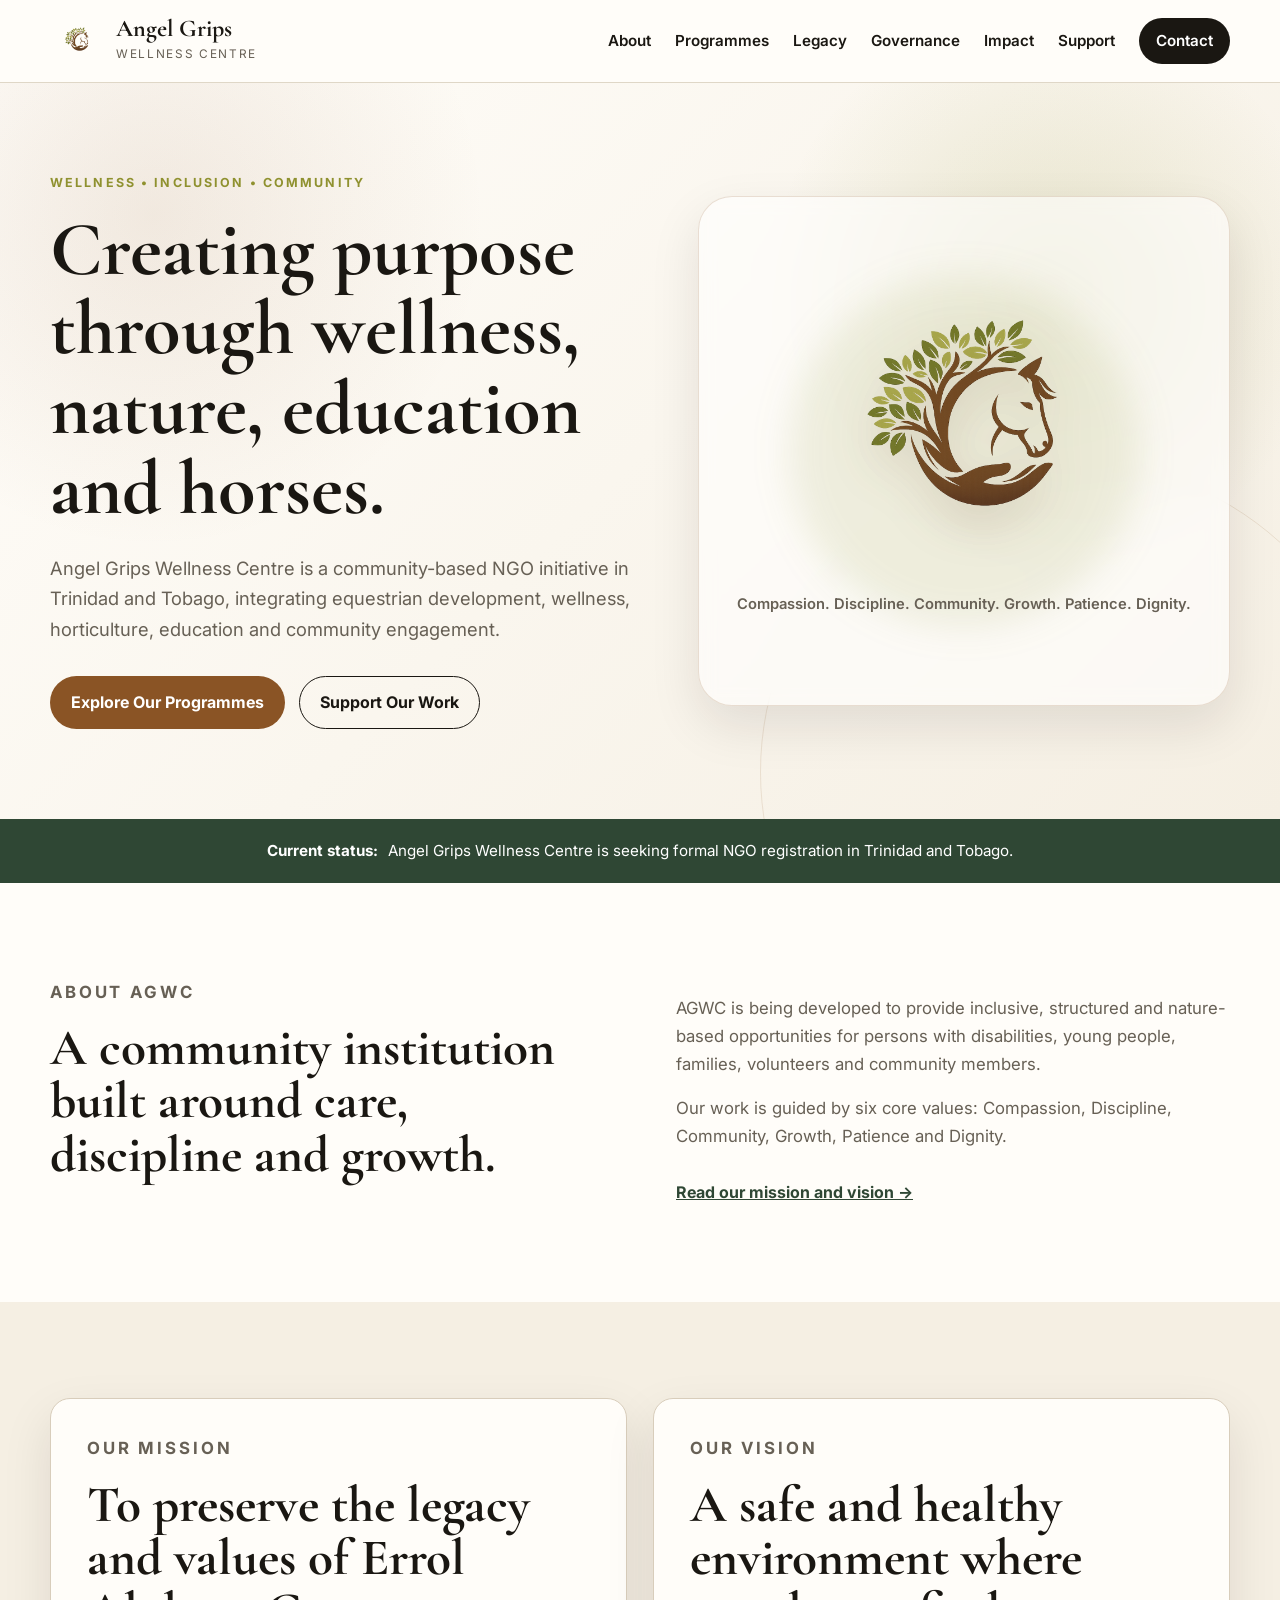
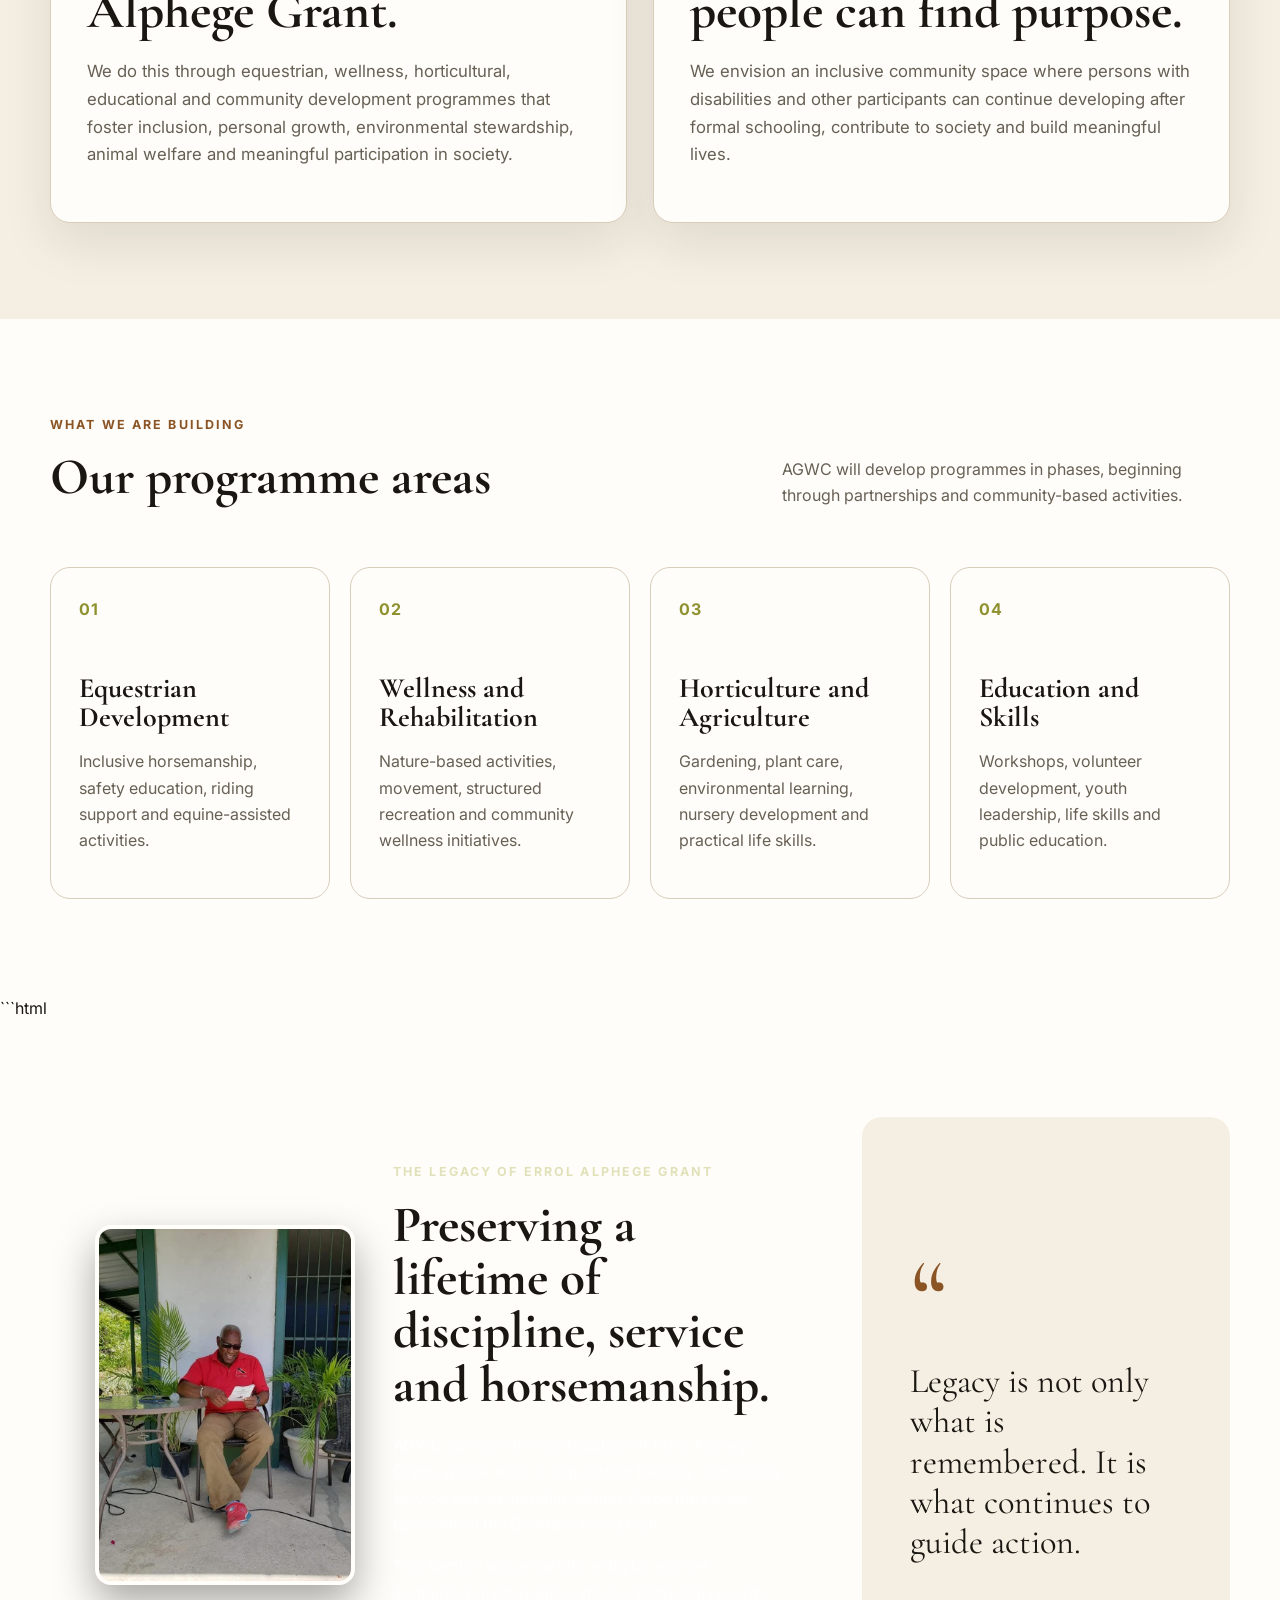
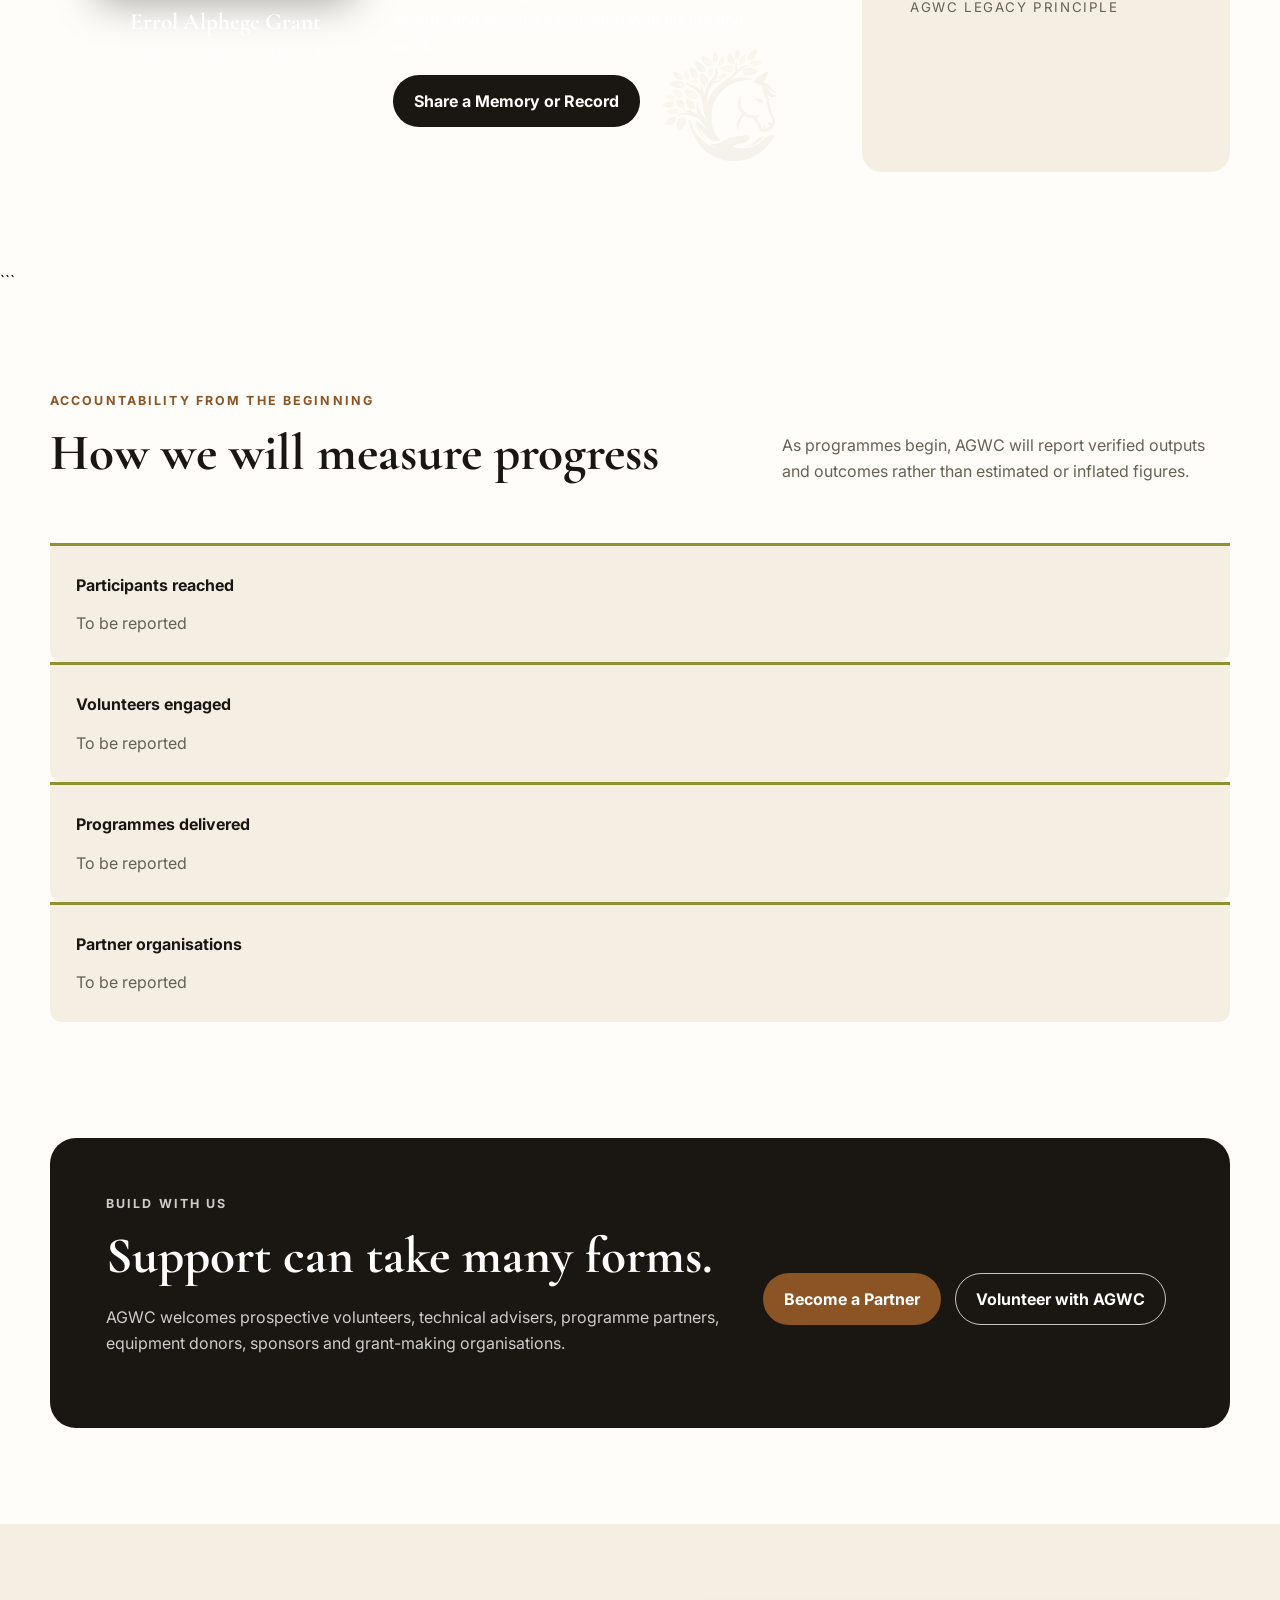
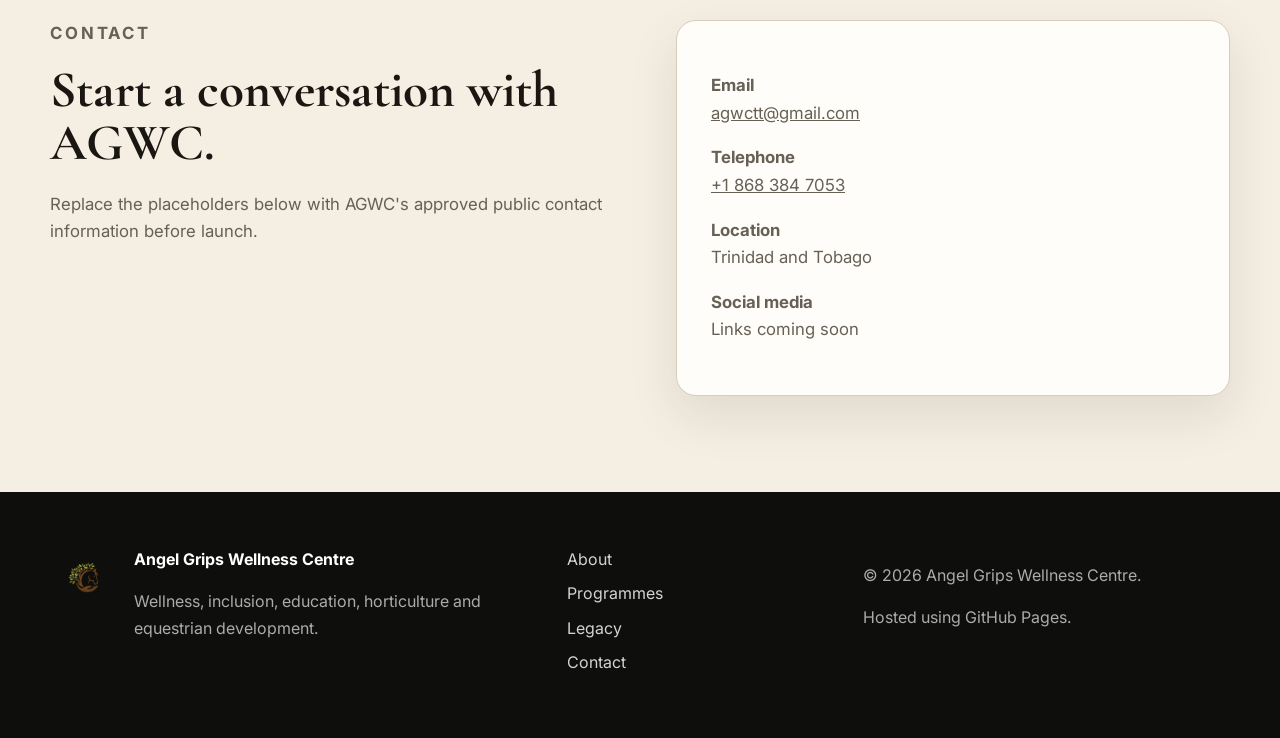
<file: index.html>
<!DOCTYPE html>
<html lang="en">
<head>
  <meta charset="UTF-8">
  <meta name="viewport" content="width=device-width, initial-scale=1.0">
  <meta name="description" content="Angel Grips Wellness Centre promotes inclusion, wellness, education, horticulture, equestrian development, and community participation in Trinidad and Tobago.">
  <title>Angel Grips Wellness Centre</title>
  <link rel="preconnect" href="https://fonts.googleapis.com">
  <link rel="preconnect" href="https://fonts.gstatic.com" crossorigin>
  <link href="https://fonts.googleapis.com/css2?family=Cormorant+Garamond:wght@600;700&family=Inter:wght@400;500;600;700&display=swap" rel="stylesheet">
  <link rel="stylesheet" href="assets/css/styles.css">
  <!-- Favicon -->
  <link rel="icon" href="assets/favicon/favicon.ico" sizes="any">
  <link rel="icon" type="image/png" sizes="32x32" href="assets/favicon/favicon-32x32.png">
  <link rel="icon" type="image/png" sizes="16x16" href="assets/favicon/favicon-16x16.png">
  <link rel="apple-touch-icon" href="assets/favicon/apple-touch-icon.png">
  <link rel="manifest" href="assets/favicon/site.webmanifest">
</head>
<body>
  <a class="skip-link" href="#main-content">Skip to main content</a>

  <header class="site-header">
    <div class="container nav-wrap">
      <a class="brand" href="#home" aria-label="Angel Grips Wellness Centre home">
        <img src="assets/images/AngelGripsLogo.png" alt="" class="brand-logo">
        <div>
          <span class="brand-name">Angel Grips</span>
          <span class="brand-subtitle">Wellness Centre</span>
        </div>
      </a>

      <button class="menu-toggle" aria-expanded="false" aria-controls="primary-navigation">
        <span class="sr-only">Open navigation</span>
        <span></span><span></span><span></span>
      </button>

      <nav id="primary-navigation" class="primary-nav" aria-label="Primary navigation">
        <a href="#about">About</a>
        <a href="#programmes">Programmes</a>
        <a href="#legacy">Legacy</a>
        <a href="./governance.html">Governance</a>
        <a href="#impact">Impact</a>
        <a href="#support">Support</a>
        <a class="nav-button" href="#contact">Contact</a>
      </nav>
    </div>
  </header>

  <main id="main-content">
    <section id="home" class="hero">
      <div class="container hero-grid">
        <div class="hero-copy-wrap">
          <p class="eyebrow">Wellness • Inclusion • Community</p>
          <h1>Creating purpose through wellness, nature, education and horses.</h1>
          <p class="hero-copy">
            Angel Grips Wellness Centre is a community-based NGO initiative in Trinidad and Tobago,
            integrating equestrian development, wellness, horticulture, education and community engagement.
          </p>

          <div class="hero-actions">
            <a class="button button-primary" href="#programmes">Explore Our Programmes</a>
            <a class="button button-outline" href="#support">Support Our Work</a>
          </div>
        </div>

        <div class="hero-logo-panel" aria-label="Angel Grips Wellness Centre logo">
          <div class="logo-glow"></div>
          <img src="assets/images/AngelGripsLogo.png" alt="Angel Grips Wellness Centre logo" class="hero-logo">
          <p class="hero-tagline">Compassion. Discipline. Community. Growth. Patience. Dignity.</p>
        </div>
      </div>
    </section>

    <section class="status-strip" aria-label="Organizational status">
      <div class="container status-content">
        <strong>Current status:</strong>
        <span>Angel Grips Wellness Centre is seeking formal NGO registration in Trinidad and Tobago.</span>
      </div>
    </section>

    <section id="about" class="section">
      <div class="container two-column">
        <div>
          <p class="section-kicker">About AGWC</p>
          <h2>A community institution built around care, discipline and growth.</h2>
        </div>
        <div>
          <p>
            AGWC is being developed to provide inclusive, structured and nature-based opportunities for
            persons with disabilities, young people, families, volunteers and community members.
          </p>
          <p>
            Our work is guided by six core values: Compassion, Discipline, Community, Growth,
            Patience and Dignity.
          </p>
          <a class="text-link" href="#mission">Read our mission and vision <span aria-hidden="true">→</span></a>
        </div>
      </div>
    </section>

    <section id="mission" class="section section-soft">
      <div class="container cards-two">
        <article class="statement-card">
          <p class="section-kicker">Our mission</p>
          <h2>To preserve the legacy and values of Errol Alphege Grant.</h2>
          <p>
            We do this through equestrian, wellness, horticultural, educational and community development
            programmes that foster inclusion, personal growth, environmental stewardship, animal welfare
            and meaningful participation in society.
          </p>
        </article>

        <article class="statement-card">
          <p class="section-kicker">Our vision</p>
          <h2>A safe and healthy environment where people can find purpose.</h2>
          <p>
            We envision an inclusive community space where persons with disabilities and other participants
            can continue developing after formal schooling, contribute to society and build meaningful lives.
          </p>
        </article>
      </div>
    </section>

    <section id="programmes" class="section">
      <div class="container">
        <div class="section-heading">
          <div>
            <p class="section-kicker">What we are building</p>
            <h2>Our programme areas</h2>
          </div>
          <p>
            AGWC will develop programmes in phases, beginning through partnerships and community-based activities.
          </p>
        </div>

        <div class="programme-grid">
          <article class="programme-card">
            <span class="programme-number">01</span>
            <h3>Equestrian Development</h3>
            <p>Inclusive horsemanship, safety education, riding support and equine-assisted activities.</p>
          </article>

          <article class="programme-card">
            <span class="programme-number">02</span>
            <h3>Wellness and Rehabilitation</h3>
            <p>Nature-based activities, movement, structured recreation and community wellness initiatives.</p>
          </article>

          <article class="programme-card">
            <span class="programme-number">03</span>
            <h3>Horticulture and Agriculture</h3>
            <p>Gardening, plant care, environmental learning, nursery development and practical life skills.</p>
          </article>

          <article class="programme-card">
            <span class="programme-number">04</span>
            <h3>Education and Skills</h3>
            <p>Workshops, volunteer development, youth leadership, life skills and public education.</p>
          </article>
        </div>
      </div>
    </section>

    ```html
<section id="legacy" class="section legacy-section">
  <div class="container legacy-layout">

    <div class="legacy-card">

      <img src="assets/images/AngelGripsLogo.png"
           alt=""
           class="legacy-watermark">

      <div class="legacy-profile">

        <div class="legacy-photo-wrap">
          <img src="assets/images/ErrolGrant1.jpeg"
               alt="Errol Alphege Grant"
               class="legacy-photo">

          <p class="legacy-name">Errol Alphege Grant</p>
          <p class="legacy-role">Inspirational Founder</p>
        </div>

        <div class="legacy-text">

          <p class="section-kicker">
            The Legacy of Errol Alphege Grant
          </p>

          <h2>
            Preserving a lifetime of discipline,
            service and horsemanship.
          </h2>

          <p>
            AGWC honours the contribution of Errol Alphege Grant,
            whose work in equestrian training, community service
            and mentorship helped shape the values upon which the
            Centre is being built.
          </p>

          <p>
            This section will grow into a digital archive containing
            photographs, stories, historical records, awards and
            lessons associated with his life and work.
          </p>

          <a class="button button-dark" href="#contact">
            Share a Memory or Record
          </a>

        </div>

      </div>

    </div>

    <div class="legacy-quote">

      <span class="quote-mark">“</span>

      <p>
        Legacy is not only what is remembered.
        It is what continues to guide action.
      </p>

      <small>
        AGWC Legacy Principle
      </small>

    </div>

  </div>
</section>
```


    <section id="impact" class="section">
      <div class="container">
        <div class="section-heading">
          <div>
            <p class="section-kicker">Accountability from the beginning</p>
            <h2>How we will measure progress</h2>
          </div>
          <p>
            As programmes begin, AGWC will report verified outputs and outcomes rather than estimated or inflated figures.
          </p>
        </div>

        <div class="impact-grid">
          <div class="impact-card"><strong>Participants reached</strong><span>To be reported</span></div>
          <div class="impact-card"><strong>Volunteers engaged</strong><span>To be reported</span></div>
          <div class="impact-card"><strong>Programmes delivered</strong><span>To be reported</span></div>
          <div class="impact-card"><strong>Partner organisations</strong><span>To be reported</span></div>
        </div>
      </div>
    </section>

    <section id="support" class="section support-section">
      <div class="container support-panel">
        <div>
          <p class="section-kicker">Build with us</p>
          <h2>Support can take many forms.</h2>
          <p>
            AGWC welcomes prospective volunteers, technical advisers, programme partners, equipment donors,
            sponsors and grant-making organisations.
          </p>
        </div>
        <div class="support-actions">
          <a class="button button-primary" href="#contact">Become a Partner</a>
          <a class="button button-light-outline" href="#contact">Volunteer with AGWC</a>
        </div>
      </div>
    </section>

    <section id="contact" class="section contact-section">
      <div class="container contact-layout">
        <div>
          <p class="section-kicker">Contact</p>
          <h2>Start a conversation with AGWC.</h2>
          <p>
            Replace the placeholders below with AGWC's approved public contact information before launch.
          </p>
        </div>

        <div class="contact-card">
          <p><strong>Email</strong><br><a href="mailto:contact@example.org">agwctt@gmail.com</a></p>
          <p><strong>Telephone</strong><br><a href="tel:+18680000000">+1 868 384 7053</a></p>
          <p><strong>Location</strong><br>Trinidad and Tobago</p>
          <p><strong>Social media</strong><br>Links coming soon</p>
        </div>
      </div>
    </section>
  </main>

  <footer class="site-footer">
    <div class="container footer-grid">
      <div class="footer-brand">
        <img src="assets/images/AngelGripsLogo.png" alt="" class="footer-logo">
        <div>
          <strong>Angel Grips Wellness Centre</strong>
          <p>Wellness, inclusion, education, horticulture and equestrian development.</p>
        </div>
      </div>
      <div>
        <a href="#about">About</a>
        <a href="#programmes">Programmes</a>
        <a href="#legacy">Legacy</a>
        <a href="#contact">Contact</a>
      </div>
      <div>
        <p>© <span id="year"></span> Angel Grips Wellness Centre.</p>
        <p>Hosted using GitHub Pages.</p>
      </div>
    </div>
  </footer>

  <script src="assets/js/main.js"></script>
</body>
</html>
</file>
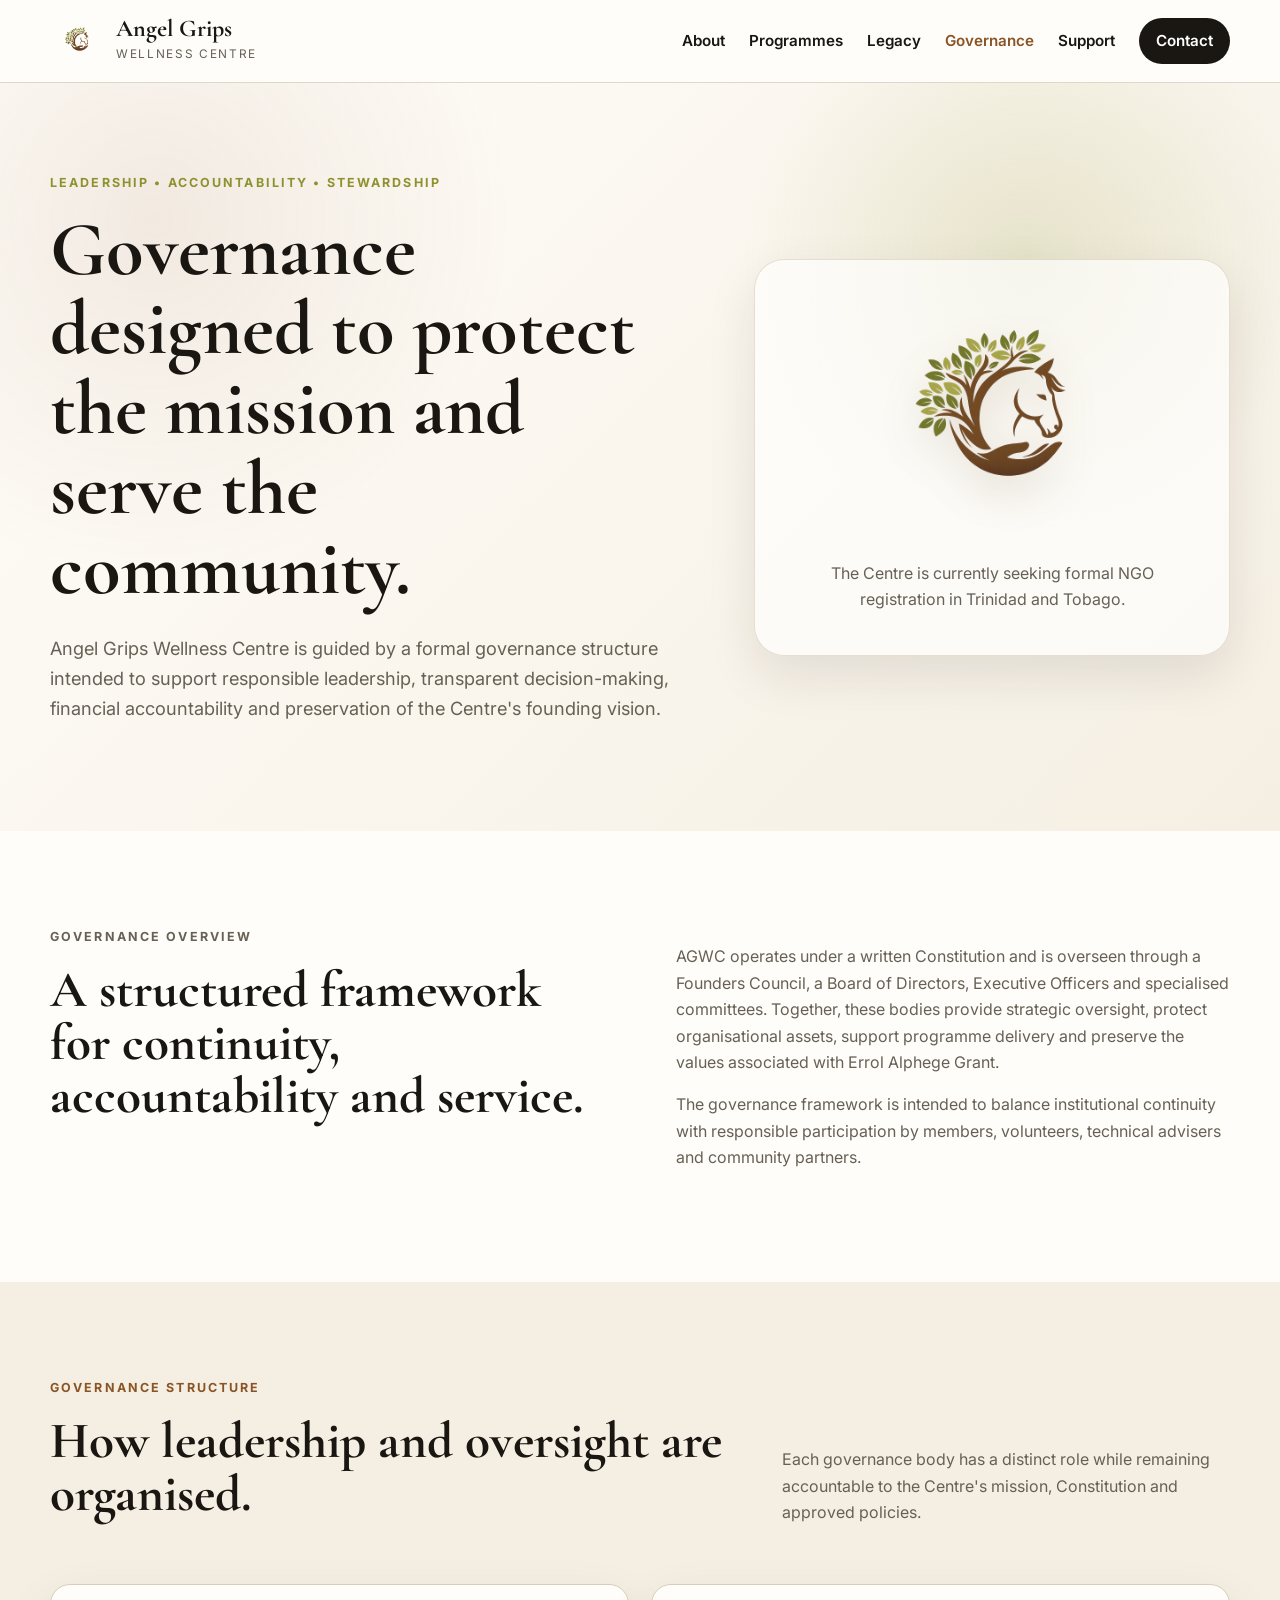
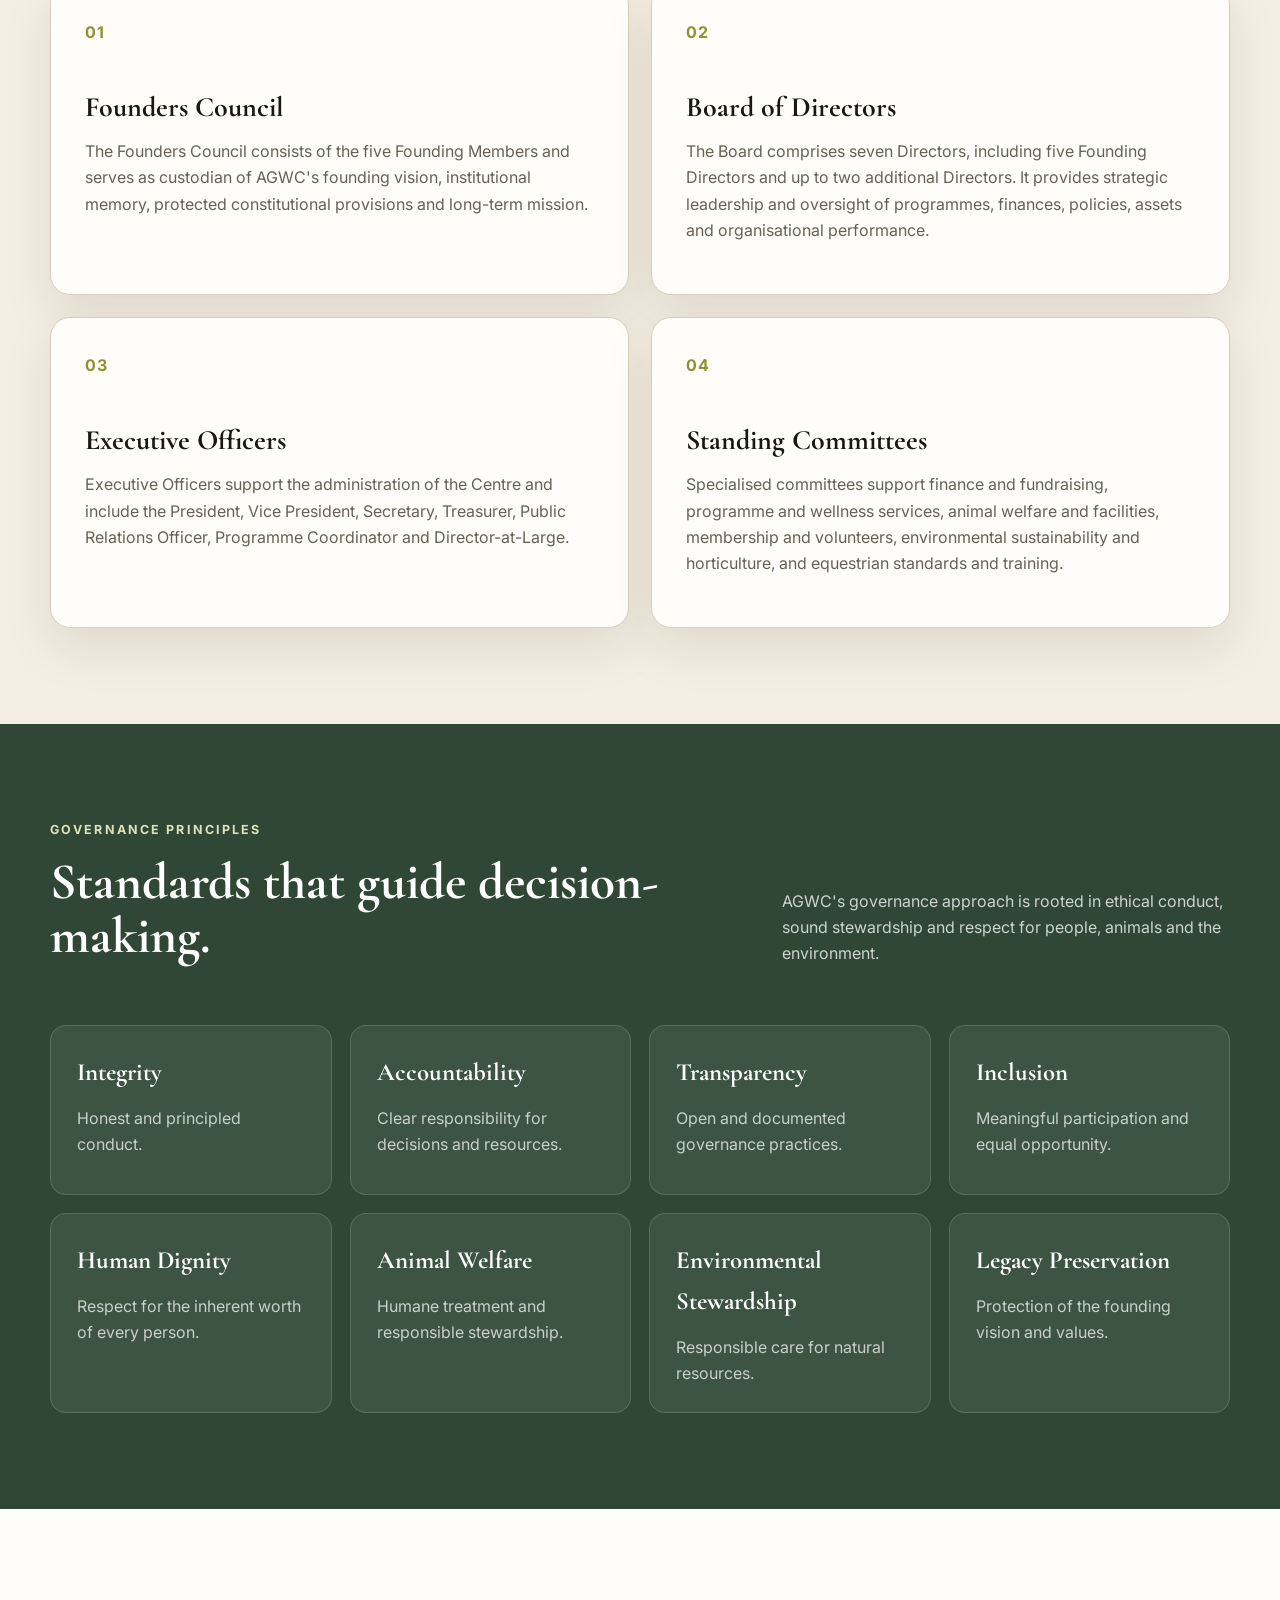
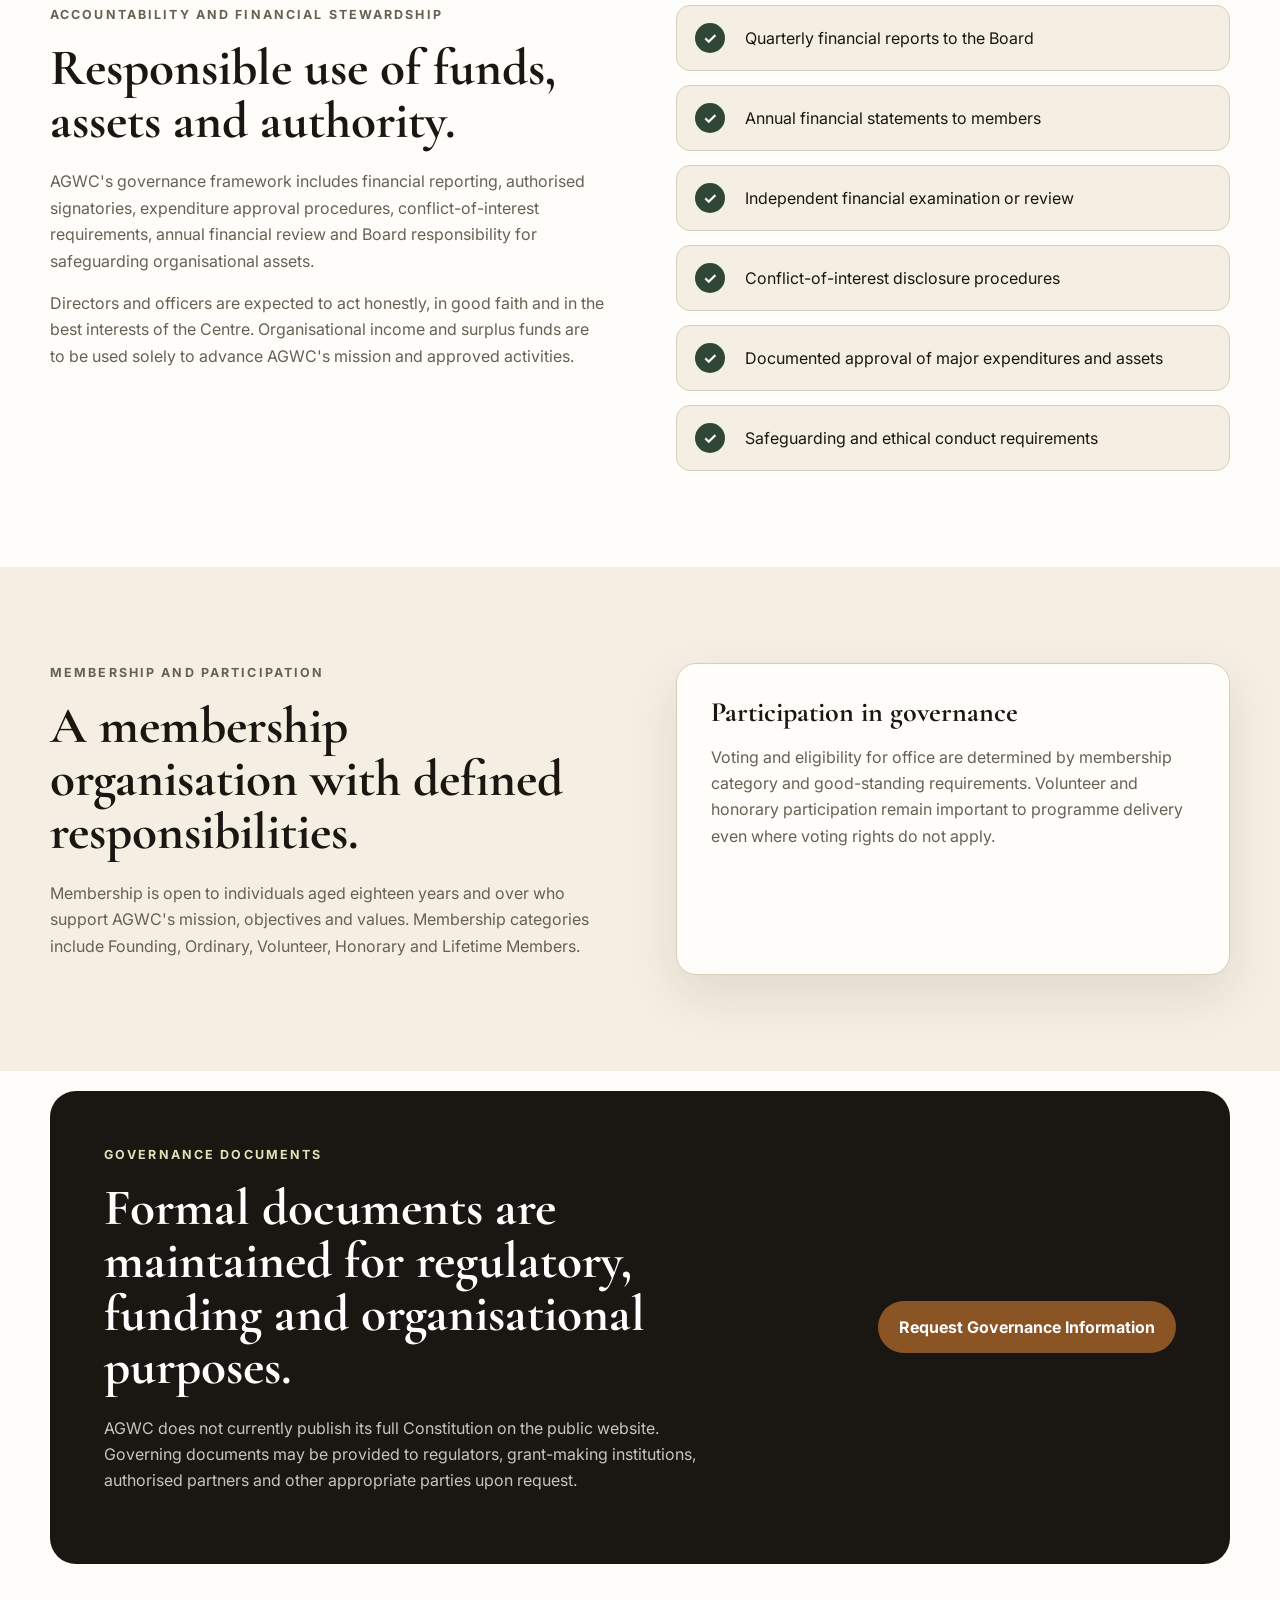
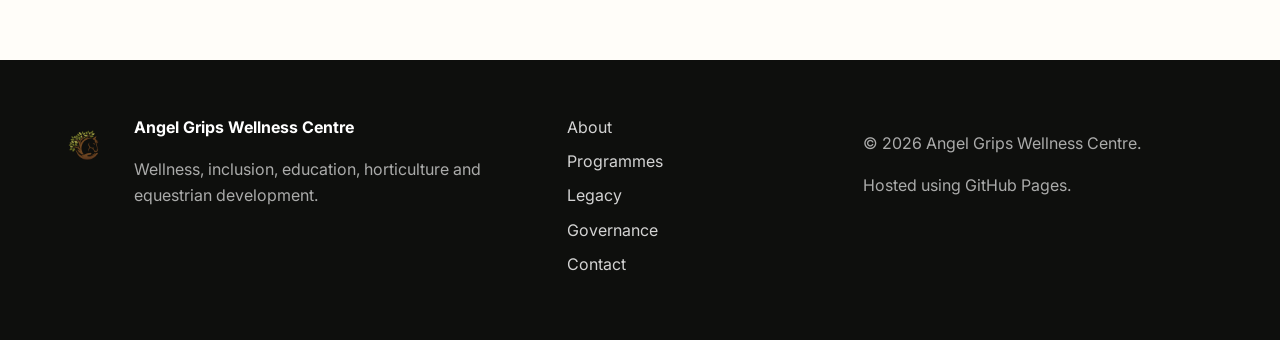
<file: governance.html>
<!DOCTYPE html>
<html lang="en">
<head>
  <meta charset="UTF-8">
  <meta name="viewport" content="width=device-width, initial-scale=1.0">
  <meta name="description" content="Governance structure, accountability principles and leadership framework of Angel Grips Wellness Centre.">
  <title>Governance | Angel Grips Wellness Centre</title>
  <link rel="preconnect" href="https://fonts.googleapis.com">
  <link rel="preconnect" href="https://fonts.gstatic.com" crossorigin>
  <link href="https://fonts.googleapis.com/css2?family=Cormorant+Garamond:wght@600;700&family=Inter:wght@400;500;600;700&display=swap" rel="stylesheet">
  <link rel="stylesheet" href="assets/css/styles.css">
  <link rel="stylesheet" href="assets/css/governance.css">
  <!-- Favicon -->
  <link rel="icon" href="assets/favicon/favicon.ico" sizes="any">
  <link rel="icon" type="image/png" sizes="32x32" href="assets/favicon/favicon-32x32.png">
  <link rel="icon" type="image/png" sizes="16x16" href="assets/favicon/favicon-16x16.png">
  <link rel="apple-touch-icon" href="assets/favicon/apple-touch-icon.png">
  <link rel="manifest" href="assets/favicon/site.webmanifest">
</head>
<body>
  <a class="skip-link" href="#main-content">Skip to main content</a>

  <header class="site-header">
    <div class="container nav-wrap">
      <a class="brand" href="index.html" aria-label="Angel Grips Wellness Centre home">
        <img src="assets/images/AngelGripsLogo.png" alt="" class="brand-logo">
        <div>
          <span class="brand-name">Angel Grips</span>
          <span class="brand-subtitle">Wellness Centre</span>
        </div>
      </a>

      <button class="menu-toggle" aria-expanded="false" aria-controls="primary-navigation">
        <span class="sr-only">Open navigation</span>
        <span></span><span></span><span></span>
      </button>

      <nav id="primary-navigation" class="primary-nav" aria-label="Primary navigation">
        <a href="index.html#about">About</a>
        <a href="index.html#programmes">Programmes</a>
        <a href="index.html#legacy">Legacy</a>
        <a href="governance.html" aria-current="page">Governance</a>
        <a href="index.html#support">Support</a>
        <a class="nav-button" href="index.html#contact">Contact</a>
      </nav>
    </div>
  </header>

  <main id="main-content">
    <section class="governance-hero">
      <div class="container governance-hero-grid">
        <div>
          <p class="eyebrow">Leadership • Accountability • Stewardship</p>
          <h1>Governance designed to protect the mission and serve the community.</h1>
          <p class="governance-hero-copy">
            Angel Grips Wellness Centre is guided by a formal governance structure intended to support
            responsible leadership, transparent decision-making, financial accountability and preservation
            of the Centre's founding vision.
          </p>
        </div>

        <div class="governance-hero-panel">
          <img src="assets/images/AngelGripsLogo.png" alt="Angel Grips Wellness Centre logo" class="governance-hero-logo">
          <p>The Centre is currently seeking formal NGO registration in Trinidad and Tobago.</p>
        </div>
      </div>
    </section>

    <section class="section governance-overview">
      <div class="container governance-intro">
        <div>
          <p class="section-kicker">Governance overview</p>
          <h2>A structured framework for continuity, accountability and service.</h2>
        </div>
        <div>
          <p>
            AGWC operates under a written Constitution and is overseen through a Founders Council,
            a Board of Directors, Executive Officers and specialised committees. Together, these bodies
            provide strategic oversight, protect organisational assets, support programme delivery and
            preserve the values associated with Errol Alphege Grant.
          </p>
          <p>
            The governance framework is intended to balance institutional continuity with responsible
            participation by members, volunteers, technical advisers and community partners.
          </p>
        </div>
      </div>
    </section>

    <section class="section governance-structure-section">
      <div class="container">
        <div class="section-heading">
          <div>
            <p class="section-kicker">Governance structure</p>
            <h2>How leadership and oversight are organised.</h2>
          </div>
          <p>
            Each governance body has a distinct role while remaining accountable to the Centre's
            mission, Constitution and approved policies.
          </p>
        </div>

        <div class="governance-grid">
          <article class="governance-card">
            <span class="governance-card-number">01</span>
            <h3>Founders Council</h3>
            <p>
              The Founders Council consists of the five Founding Members and serves as custodian of
              AGWC's founding vision, institutional memory, protected constitutional provisions and
              long-term mission.
            </p>
          </article>

          <article class="governance-card">
            <span class="governance-card-number">02</span>
            <h3>Board of Directors</h3>
            <p>
              The Board comprises seven Directors, including five Founding Directors and up to two
              additional Directors. It provides strategic leadership and oversight of programmes,
              finances, policies, assets and organisational performance.
            </p>
          </article>

          <article class="governance-card">
            <span class="governance-card-number">03</span>
            <h3>Executive Officers</h3>
            <p>
              Executive Officers support the administration of the Centre and include the President,
              Vice President, Secretary, Treasurer, Public Relations Officer, Programme Coordinator
              and Director-at-Large.
            </p>
          </article>

          <article class="governance-card">
            <span class="governance-card-number">04</span>
            <h3>Standing Committees</h3>
            <p>
              Specialised committees support finance and fundraising, programme and wellness services,
              animal welfare and facilities, membership and volunteers, environmental sustainability
              and horticulture, and equestrian standards and training.
            </p>
          </article>
        </div>
      </div>
    </section>

    <section class="section governance-principles-section">
      <div class="container">
        <div class="section-heading">
          <div>
            <p class="section-kicker">Governance principles</p>
            <h2>Standards that guide decision-making.</h2>
          </div>
          <p>
            AGWC's governance approach is rooted in ethical conduct, sound stewardship and respect
            for people, animals and the environment.
          </p>
        </div>

        <div class="principles-grid">
          <div class="principle-item"><strong>Integrity</strong><span>Honest and principled conduct.</span></div>
          <div class="principle-item"><strong>Accountability</strong><span>Clear responsibility for decisions and resources.</span></div>
          <div class="principle-item"><strong>Transparency</strong><span>Open and documented governance practices.</span></div>
          <div class="principle-item"><strong>Inclusion</strong><span>Meaningful participation and equal opportunity.</span></div>
          <div class="principle-item"><strong>Human Dignity</strong><span>Respect for the inherent worth of every person.</span></div>
          <div class="principle-item"><strong>Animal Welfare</strong><span>Humane treatment and responsible stewardship.</span></div>
          <div class="principle-item"><strong>Environmental Stewardship</strong><span>Responsible care for natural resources.</span></div>
          <div class="principle-item"><strong>Legacy Preservation</strong><span>Protection of the founding vision and values.</span></div>
        </div>
      </div>
    </section>

    <section class="section accountability-section">
      <div class="container accountability-layout">
        <div class="accountability-copy">
          <p class="section-kicker">Accountability and financial stewardship</p>
          <h2>Responsible use of funds, assets and authority.</h2>
          <p>
            AGWC's governance framework includes financial reporting, authorised signatories,
            expenditure approval procedures, conflict-of-interest requirements, annual financial
            review and Board responsibility for safeguarding organisational assets.
          </p>
          <p>
            Directors and officers are expected to act honestly, in good faith and in the best
            interests of the Centre. Organisational income and surplus funds are to be used solely
            to advance AGWC's mission and approved activities.
          </p>
        </div>

        <div class="accountability-list" aria-label="Accountability measures">
          <div><span>✓</span><p>Quarterly financial reports to the Board</p></div>
          <div><span>✓</span><p>Annual financial statements to members</p></div>
          <div><span>✓</span><p>Independent financial examination or review</p></div>
          <div><span>✓</span><p>Conflict-of-interest disclosure procedures</p></div>
          <div><span>✓</span><p>Documented approval of major expenditures and assets</p></div>
          <div><span>✓</span><p>Safeguarding and ethical conduct requirements</p></div>
        </div>
      </div>
    </section>

    <section class="section membership-section">
      <div class="container membership-layout">
        <div>
          <p class="section-kicker">Membership and participation</p>
          <h2>A membership organisation with defined responsibilities.</h2>
          <p>
            Membership is open to individuals aged eighteen years and over who support AGWC's
            mission, objectives and values. Membership categories include Founding, Ordinary,
            Volunteer, Honorary and Lifetime Members.
          </p>
        </div>

        <div class="membership-note">
          <h3>Participation in governance</h3>
          <p>
            Voting and eligibility for office are determined by membership category and good-standing
            requirements. Volunteer and honorary participation remain important to programme delivery
            even where voting rights do not apply.
          </p>
        </div>
      </div>
    </section>

    <section class="section documents-section">
      <div class="container documents-panel">
        <div>
          <p class="section-kicker">Governance documents</p>
          <h2>Formal documents are maintained for regulatory, funding and organisational purposes.</h2>
          <p>
            AGWC does not currently publish its full Constitution on the public website.
            Governing documents may be provided to regulators, grant-making institutions,
            authorised partners and other appropriate parties upon request.
          </p>
        </div>

        <div>
          <a class="button button-primary" href="index.html#contact">Request Governance Information</a>
        </div>
      </div>
    </section>
  </main>

  <footer class="site-footer">
    <div class="container footer-grid">
      <div class="footer-brand">
        <img src="assets/images/AngelGripsLogo.png" alt="" class="footer-logo">
        <div>
          <strong>Angel Grips Wellness Centre</strong>
          <p>Wellness, inclusion, education, horticulture and equestrian development.</p>
        </div>
      </div>

      <div>
        <a href="index.html#about">About</a>
        <a href="index.html#programmes">Programmes</a>
        <a href="index.html#legacy">Legacy</a>
        <a href="governance.html">Governance</a>
        <a href="index.html#contact">Contact</a>
      </div>

      <div>
        <p>© <span id="year"></span> Angel Grips Wellness Centre.</p>
        <p>Hosted using GitHub Pages.</p>
      </div>
    </div>
  </footer>

  <script src="assets/js/main.js"></script>
</body>
</html>
</file>
<file: assets/css/styles.css>
/* AGWC Homepage Version 2 */
:root {
  --ink: #1a1712;
  --cream: #f5efe3;
  --paper: #fffdf9;
  --bronze: #8a5425;
  --bronze-deep: #603714;
  --olive: #8f912f;
  --olive-soft: #dfe2b9;
  --green: #2f4734;
  --muted: #676055;
  --line: #d8cdbb;
  --shadow: 0 20px 50px rgba(26, 23, 18, 0.10);
  --radius: 20px;
  --container: 1180px;
}

* { box-sizing: border-box; }

html { scroll-behavior: smooth; }

body {
  margin: 0;
  font-family: "Inter", Arial, sans-serif;
  color: var(--ink);
  background: var(--paper);
  line-height: 1.65;
}

img { max-width: 100%; }

a { color: inherit; }

.container {
  width: min(calc(100% - 40px), var(--container));
  margin-inline: auto;
}

.skip-link {
  position: absolute;
  left: -9999px;
  top: 10px;
  background: var(--ink);
  color: white;
  padding: 10px 14px;
  z-index: 1000;
}

.skip-link:focus { left: 10px; }

.sr-only {
  position: absolute;
  width: 1px;
  height: 1px;
  padding: 0;
  margin: -1px;
  overflow: hidden;
  clip: rect(0, 0, 0, 0);
  white-space: nowrap;
  border: 0;
}

.site-header {
  position: sticky;
  top: 0;
  z-index: 50;
  background: rgba(255, 253, 249, 0.97);
  backdrop-filter: blur(12px);
  border-bottom: 1px solid rgba(216, 205, 187, 0.8);
}

.nav-wrap {
  min-height: 82px;
  display: flex;
  align-items: center;
  justify-content: space-between;
  gap: 28px;
}

.brand {
  display: inline-flex;
  align-items: center;
  gap: 12px;
  text-decoration: none;
}

.brand-logo {
  width: 54px;
  height: 54px;
  object-fit: contain;
}

.brand-name,
.brand-subtitle { display: block; }

.brand-name {
  font-family: "Cormorant Garamond", serif;
  font-size: 1.5rem;
  font-weight: 700;
  line-height: 1;
}

.brand-subtitle {
  font-size: 0.74rem;
  letter-spacing: 0.14em;
  text-transform: uppercase;
  color: var(--muted);
  margin-top: 4px;
}

.primary-nav {
  display: flex;
  align-items: center;
  gap: 24px;
}

.primary-nav a {
  text-decoration: none;
  font-weight: 600;
  font-size: 0.95rem;
}

.primary-nav a:hover,
.primary-nav a:focus-visible {
  color: var(--bronze);
}

.nav-button {
  padding: 10px 17px;
  border-radius: 999px;
  background: var(--ink);
  color: white !important;
}

.menu-toggle {
  display: none;
  border: 0;
  background: transparent;
  padding: 8px;
}

.menu-toggle span:not(.sr-only) {
  display: block;
  width: 26px;
  height: 2px;
  margin: 5px 0;
  background: var(--ink);
}

.hero {
  position: relative;
  overflow: hidden;
  background:
    radial-gradient(circle at 82% 28%, rgba(143,145,47,0.18), transparent 24%),
    radial-gradient(circle at 12% 18%, rgba(138,84,37,0.11), transparent 26%),
    linear-gradient(135deg, #fffdf9 0%, #f5efe3 100%);
}

.hero::after {
  content: "";
  position: absolute;
  inset: auto -8% -36% auto;
  width: 620px;
  height: 620px;
  border-radius: 50%;
  border: 1px solid rgba(138,84,37,0.13);
}

.hero-grid {
  min-height: 690px;
  display: grid;
  grid-template-columns: 1.05fr 0.95fr;
  gap: 60px;
  align-items: center;
  padding-block: 90px;
  position: relative;
  z-index: 1;
}

.eyebrow,
.section-kicker {
  margin: 0 0 16px;
  text-transform: uppercase;
  letter-spacing: 0.17em;
  font-size: 0.78rem;
  font-weight: 700;
}

.eyebrow { color: var(--olive); }
.section-kicker { color: var(--bronze); }

h1, h2, h3 {
  font-family: "Cormorant Garamond", serif;
  line-height: 1.04;
  margin-top: 0;
}

h1 {
  font-size: clamp(3.2rem, 6vw, 5.9rem);
  margin-bottom: 24px;
}

h2 {
  font-size: clamp(2.2rem, 4vw, 3.7rem);
  margin-bottom: 20px;
}

h3 {
  font-size: 1.75rem;
  margin-bottom: 12px;
}

.hero-copy {
  max-width: 700px;
  font-size: 1.15rem;
  color: var(--muted);
}

.hero-actions,
.support-actions {
  display: flex;
  flex-wrap: wrap;
  gap: 14px;
  margin-top: 32px;
}

.button {
  display: inline-flex;
  align-items: center;
  justify-content: center;
  min-height: 48px;
  padding: 12px 20px;
  border-radius: 999px;
  font-weight: 700;
  text-decoration: none;
  border: 1px solid transparent;
  transition: transform 0.18s ease, background 0.18s ease;
}

.button:hover,
.button:focus-visible {
  transform: translateY(-2px);
}

.button-primary {
  background: var(--bronze);
  color: white;
}

.button-outline {
  border-color: var(--ink);
  color: var(--ink);
  background: transparent;
}

.button-dark {
  background: var(--ink);
  color: white;
}

.button-light-outline {
  border-color: rgba(255,255,255,0.75);
  color: white;
}

.hero-logo-panel {
  position: relative;
  min-height: 510px;
  display: grid;
  place-items: center;
  align-content: center;
  padding: 38px;
  border: 1px solid rgba(138,84,37,0.18);
  border-radius: 34px;
  background: rgba(255,255,255,0.58);
  box-shadow: var(--shadow);
  backdrop-filter: blur(8px);
}

.logo-glow {
  position: absolute;
  width: 350px;
  height: 350px;
  border-radius: 50%;
  background: rgba(143,145,47,0.13);
  filter: blur(18px);
}

.hero-logo {
  position: relative;
  width: min(100%, 430px);
  max-height: 400px;
  object-fit: contain;
  filter: drop-shadow(0 18px 22px rgba(96,55,20,0.18));
}

.hero-tagline {
  position: relative;
  margin: 20px 0 0;
  text-align: center;
  color: var(--muted);
  font-weight: 600;
  font-size: 0.92rem;
}

.status-strip {
  background: var(--green);
  color: white;
}

.status-content {
  min-height: 64px;
  display: flex;
  align-items: center;
  justify-content: center;
  gap: 10px;
  text-align: center;
  font-size: 0.95rem;
}

.section { padding-block: 96px; }
.section-soft { background: var(--cream); }

.two-column,
.contact-layout {
  display: grid;
  grid-template-columns: 1fr 1fr;
  gap: 72px;
  align-items: start;
}

.two-column p,
.contact-layout p,
.statement-card p {
  color: var(--muted);
  font-size: 1.05rem;
}

.text-link {
  display: inline-block;
  margin-top: 12px;
  font-weight: 700;
  color: var(--green);
}

.cards-two {
  display: grid;
  grid-template-columns: repeat(2, 1fr);
  gap: 26px;
}

.statement-card {
  background: var(--paper);
  border: 1px solid var(--line);
  border-radius: var(--radius);
  padding: 36px;
  box-shadow: var(--shadow);
}

.section-heading {
  display: grid;
  grid-template-columns: 1.2fr 0.8fr;
  gap: 60px;
  align-items: end;
  margin-bottom: 42px;
}

.section-heading > p { color: var(--muted); }

.programme-grid {
  display: grid;
  grid-template-columns: repeat(4, 1fr);
  gap: 20px;
}

.programme-card {
  position: relative;
  min-height: 280px;
  padding: 28px;
  border-radius: var(--radius);
  border: 1px solid var(--line);
  background: var(--paper);
}

.programme-number {
  display: block;
  color: var(--olive);
  font-weight: 700;
  letter-spacing: 0.08em;
  margin-bottom: 52px;
}

.programme-card p { color: var(--muted); }


```css
/* =========================================
   Legacy Section
========================================= */

.legacy-section {
    background: var(--green);
    color: white;
}

.legacy-layout {
    display: grid;
    grid-template-columns: 1.7fr 0.8fr;
    gap: 30px;
    align-items: stretch;
}

.legacy-card {
    position: relative;
    padding: 44px;
    border-radius: var(--radius);
    overflow: hidden;
    background: rgba(255, 255, 255, 0.06);
    border: 1px solid rgba(255, 255, 255, 0.16);
}

.legacy-profile {
    position: relative;
    z-index: 2;
    display: grid;
    grid-template-columns: 260px 1fr;
    gap: 38px;
    align-items: center;
}

.legacy-photo-wrap {
    text-align: center;
}

.legacy-photo {
    display: block;
    width: 100%;
    height: 360px;
    object-fit: cover;
    object-position: center 28%;
    border-radius: 16px;
    border: 4px solid rgba(255, 255, 255, 0.22);
    box-shadow: 0 18px 40px rgba(0, 0, 0, 0.34);
}

.legacy-name {
    margin: 18px 0 0;
    font-family: "Cormorant Garamond", serif;
    font-size: 1.45rem;
    font-weight: 700;
    color: white;
}

.legacy-role {
    margin: 2px 0 0;
    color: rgba(255, 255, 255, 0.70);
    font-size: 0.82rem;
    letter-spacing: 0.12em;
    text-transform: uppercase;
}

.legacy-text {
    position: relative;
}

.legacy-text p {
    color: rgba(255, 255, 255, 0.82);
}

.legacy-text .section-kicker {
    color: var(--olive-soft);
}

.legacy-watermark {
    position: absolute;
    right: -20px;
    bottom: -30px;
    width: 260px;
    opacity: 0.06;
    pointer-events: none;
}

.legacy-quote {
    min-height: 100%;
    padding: 48px;
    display: flex;
    flex-direction: column;
    justify-content: center;
    border-radius: var(--radius);
    background: var(--cream);
    color: var(--ink);
}

.quote-mark {
    font-family: "Cormorant Garamond", serif;
    font-size: 7rem;
    line-height: 0.5;
    color: var(--bronze);
}

.legacy-quote p {
    font-family: "Cormorant Garamond", serif;
    font-size: 2.15rem;
    line-height: 1.17;
}

.legacy-quote small {
    color: var(--muted);
    text-transform: uppercase;
    letter-spacing: 0.12em;
}

/* Tablet and mobile layout */

@media (max-width: 1000px) {

    .legacy-layout {
        grid-template-columns: 1fr;
    }

    .legacy-profile {
        grid-template-columns: 220px 1fr;
    }

    .legacy-photo {
        height: 310px;
    }
}

@media (max-width: 700px) {

    .legacy-card,
    .legacy-quote {
        padding: 30px 22px;
    }

    .legacy-profile {
        grid-template-columns: 1fr;
        gap: 30px;
    }

    .legacy-photo-wrap {
        max-width: 280px;
        margin: 0 auto;
    }

    .legacy-photo {
        height: 360px;
    }

    .legacy-text {
        text-align: center;
    }

    .legacy-quote p {
        font-size: 1.8rem;
    }
}
```


.impact-grid {
  display: grid;
  grid-template-columns: repeat(4, 1fr);
  gap: 18px;
}

.impact-card {
  padding: 26px;
  border-top: 3px solid var(--olive);
  background: var(--cream);
  border-radius: 0 0 12px 12px;
}

.impact-card strong,
.impact-card span { display: block; }

.impact-card span {
  margin-top: 12px;
  color: var(--muted);
}

.support-section { padding-top: 20px; }

.support-panel {
  padding: 56px;
  background: var(--ink);
  color: white;
  border-radius: 26px;
  display: grid;
  grid-template-columns: 1.2fr 0.8fr;
  gap: 40px;
  align-items: center;
}

.support-panel p { color: rgba(255,255,255,0.78); }

.contact-section { background: var(--cream); }

.contact-card {
  background: var(--paper);
  padding: 34px;
  border-radius: var(--radius);
  border: 1px solid var(--line);
  box-shadow: var(--shadow);
}

.site-footer {
  background: #0e0f0d;
  color: white;
  padding-block: 54px;
}

.footer-grid {
  display: grid;
  grid-template-columns: 1.3fr 0.7fr 1fr;
  gap: 40px;
}

.footer-brand {
  display: flex;
  gap: 16px;
  align-items: flex-start;
}

.footer-logo {
  width: 68px;
  height: 68px;
  object-fit: contain;
}

.footer-grid p {
  color: rgba(255,255,255,0.65);
  margin-bottom: 0;
}

.footer-grid a {
  display: block;
  margin-bottom: 8px;
  text-decoration: none;
  color: rgba(255,255,255,0.82);
}

@media (max-width: 980px) {
  .menu-toggle { display: block; }

  .primary-nav {
    position: absolute;
    left: 20px;
    right: 20px;
    top: 76px;
    display: none;
    flex-direction: column;
    align-items: stretch;
    gap: 0;
    background: var(--paper);
    padding: 12px;
    border: 1px solid var(--line);
    border-radius: 14px;
    box-shadow: var(--shadow);
  }

  .primary-nav.open { display: flex; }

  .primary-nav a { padding: 12px; }

  .nav-button {
    text-align: center;
    margin-top: 6px;
  }

  .hero-grid,
  .legacy-layout,
  .support-panel {
    grid-template-columns: 1fr;
  }

  .hero-logo-panel {
    min-height: 430px;
  }

  .programme-grid,
  .impact-grid {
    grid-template-columns: repeat(2, 1fr);
  }
}

@media (max-width: 700px) {
  .container {
    width: min(calc(100% - 28px), var(--container));
  }

  .hero-grid {
    min-height: auto;
    padding-block: 70px;
  }

  h1 {
    font-size: clamp(3rem, 14vw, 4.6rem);
  }

  .hero-logo-panel {
    min-height: 360px;
    padding: 24px;
  }

  .hero-logo {
    width: min(100%, 300px);
  }

  .section { padding-block: 70px; }

  .two-column,
  .cards-two,
  .section-heading,
  .contact-layout,
  .footer-grid {
    grid-template-columns: 1fr;
    gap: 28px;
  }

  .programme-grid,
  .impact-grid {
    grid-template-columns: 1fr;
  }

  .status-content {
    display: block;
    padding-block: 16px;
  }

  .support-panel,
  .legacy-card,
  .legacy-quote {
    padding: 34px 24px;
  }
}
</file>
<file: assets/css/governance.css>
/* =====================================================
   AGWC GOVERNANCE PAGE
===================================================== */

.governance-hero {
  position: relative;
  overflow: hidden;
  background:
    radial-gradient(circle at 80% 24%, rgba(143,145,47,0.18), transparent 24%),
    radial-gradient(circle at 12% 18%, rgba(138,84,37,0.10), transparent 28%),
    linear-gradient(135deg, #fffdf9 0%, #f5efe3 100%);
}

.governance-hero-grid {
  min-height: 610px;
  display: grid;
  grid-template-columns: 1.15fr 0.85fr;
  gap: 60px;
  align-items: center;
  padding-block: 90px;
}

.governance-hero h1 { max-width: 860px; }

.governance-hero-copy {
  max-width: 720px;
  color: var(--muted);
  font-size: 1.14rem;
}

.governance-hero-panel {
  padding: 42px;
  border: 1px solid rgba(138,84,37,0.18);
  border-radius: 30px;
  background: rgba(255,255,255,0.66);
  box-shadow: var(--shadow);
  text-align: center;
}

.governance-hero-logo {
  width: min(100%, 340px);
  max-height: 310px;
  object-fit: contain;
  margin-inline: auto;
  filter: drop-shadow(0 16px 20px rgba(96,55,20,0.16));
}

.governance-hero-panel p {
  max-width: 420px;
  margin: 24px auto 0;
  color: var(--muted);
}

.governance-intro,
.accountability-layout,
.membership-layout {
  display: grid;
  grid-template-columns: 1fr 1fr;
  gap: 72px;
}

.governance-intro p,
.accountability-copy p,
.membership-layout p { color: var(--muted); }

.governance-structure-section,
.membership-section { background: var(--cream); }

.governance-grid {
  display: grid;
  grid-template-columns: repeat(2, 1fr);
  gap: 22px;
}

.governance-card {
  min-height: 300px;
  padding: 34px;
  border-radius: var(--radius);
  background: var(--paper);
  border: 1px solid var(--line);
  box-shadow: var(--shadow);
}

.governance-card-number {
  display: block;
  margin-bottom: 48px;
  color: var(--olive);
  font-weight: 700;
  letter-spacing: 0.08em;
}

.governance-card p { color: var(--muted); }

.governance-principles-section {
  background: var(--green);
  color: white;
}

.governance-principles-section .section-kicker { color: var(--olive-soft); }
.governance-principles-section .section-heading > p { color: rgba(255,255,255,0.76); }

.principles-grid {
  display: grid;
  grid-template-columns: repeat(4, 1fr);
  gap: 18px;
}

.principle-item {
  min-height: 170px;
  padding: 26px;
  border-radius: 16px;
  background: rgba(255,255,255,0.07);
  border: 1px solid rgba(255,255,255,0.15);
}

.principle-item strong,
.principle-item span { display: block; }

.principle-item strong {
  font-family: "Cormorant Garamond", serif;
  font-size: 1.55rem;
}

.principle-item span {
  margin-top: 12px;
  color: rgba(255,255,255,0.72);
}

.accountability-list { display: grid; gap: 14px; }

.accountability-list > div {
  display: grid;
  grid-template-columns: 36px 1fr;
  gap: 14px;
  align-items: start;
  padding: 17px 18px;
  border-radius: 14px;
  background: var(--cream);
  border: 1px solid var(--line);
}

.accountability-list span {
  width: 30px;
  height: 30px;
  display: grid;
  place-items: center;
  border-radius: 50%;
  background: var(--green);
  color: white;
  font-weight: 700;
}

.accountability-list p { margin: 2px 0 0; }

.membership-note {
  padding: 34px;
  border-radius: var(--radius);
  background: var(--paper);
  border: 1px solid var(--line);
  box-shadow: var(--shadow);
}

.documents-section { padding-top: 20px; }

.documents-panel {
  padding: 54px;
  border-radius: 26px;
  background: var(--ink);
  color: white;
  display: grid;
  grid-template-columns: 1.2fr 0.8fr;
  gap: 40px;
  align-items: center;
}

.documents-panel p { color: rgba(255,255,255,0.75); }
.documents-panel .section-kicker { color: var(--olive-soft); }
.documents-panel > div:last-child { display: flex; justify-content: flex-end; }

.primary-nav a[aria-current="page"] { color: var(--bronze); }

@media (max-width: 980px) {
  .governance-hero-grid,
  .governance-intro,
  .accountability-layout,
  .membership-layout,
  .documents-panel { grid-template-columns: 1fr; }

  .principles-grid { grid-template-columns: repeat(2, 1fr); }
  .documents-panel > div:last-child { justify-content: flex-start; }
}

@media (max-width: 700px) {
  .governance-hero-grid { min-height: auto; padding-block: 70px; }
  .governance-grid,
  .principles-grid { grid-template-columns: 1fr; }

  .governance-hero-panel,
  .governance-card,
  .membership-note,
  .documents-panel { padding: 30px 24px; }
}
</file>
